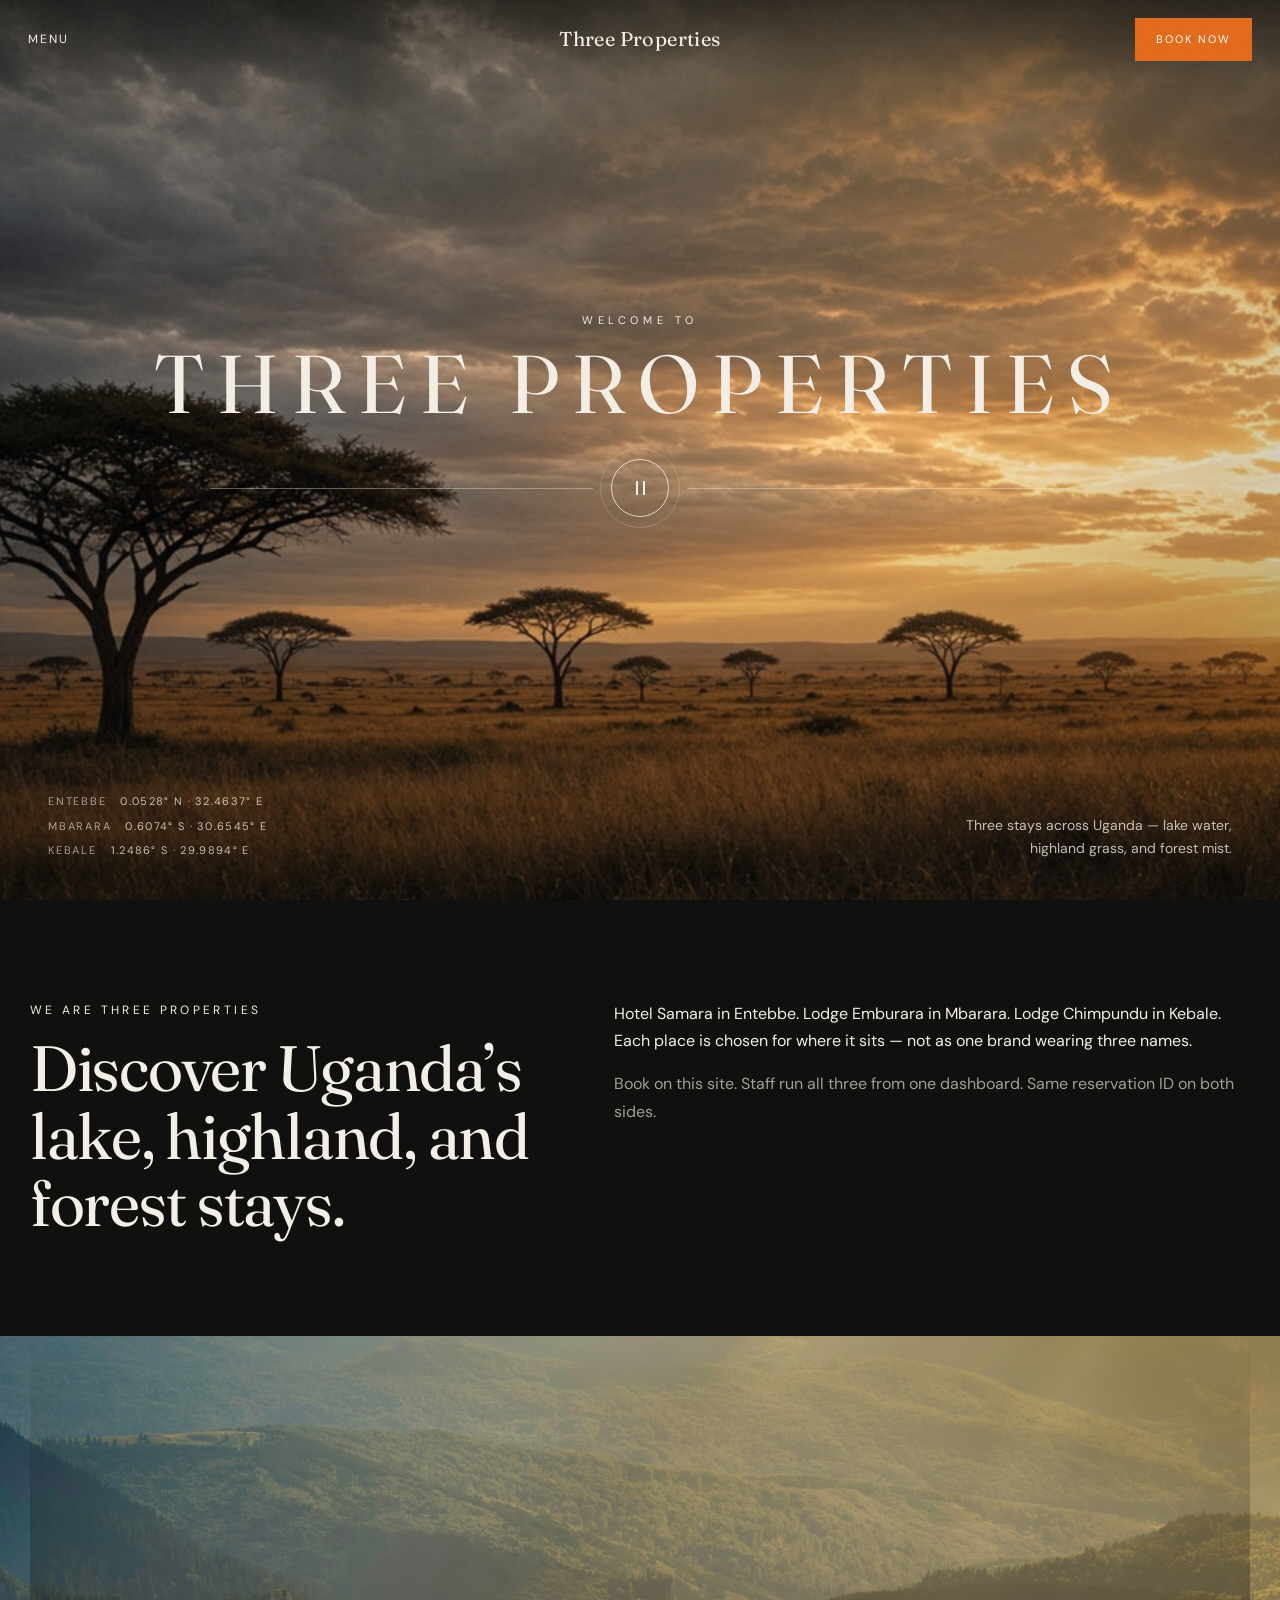
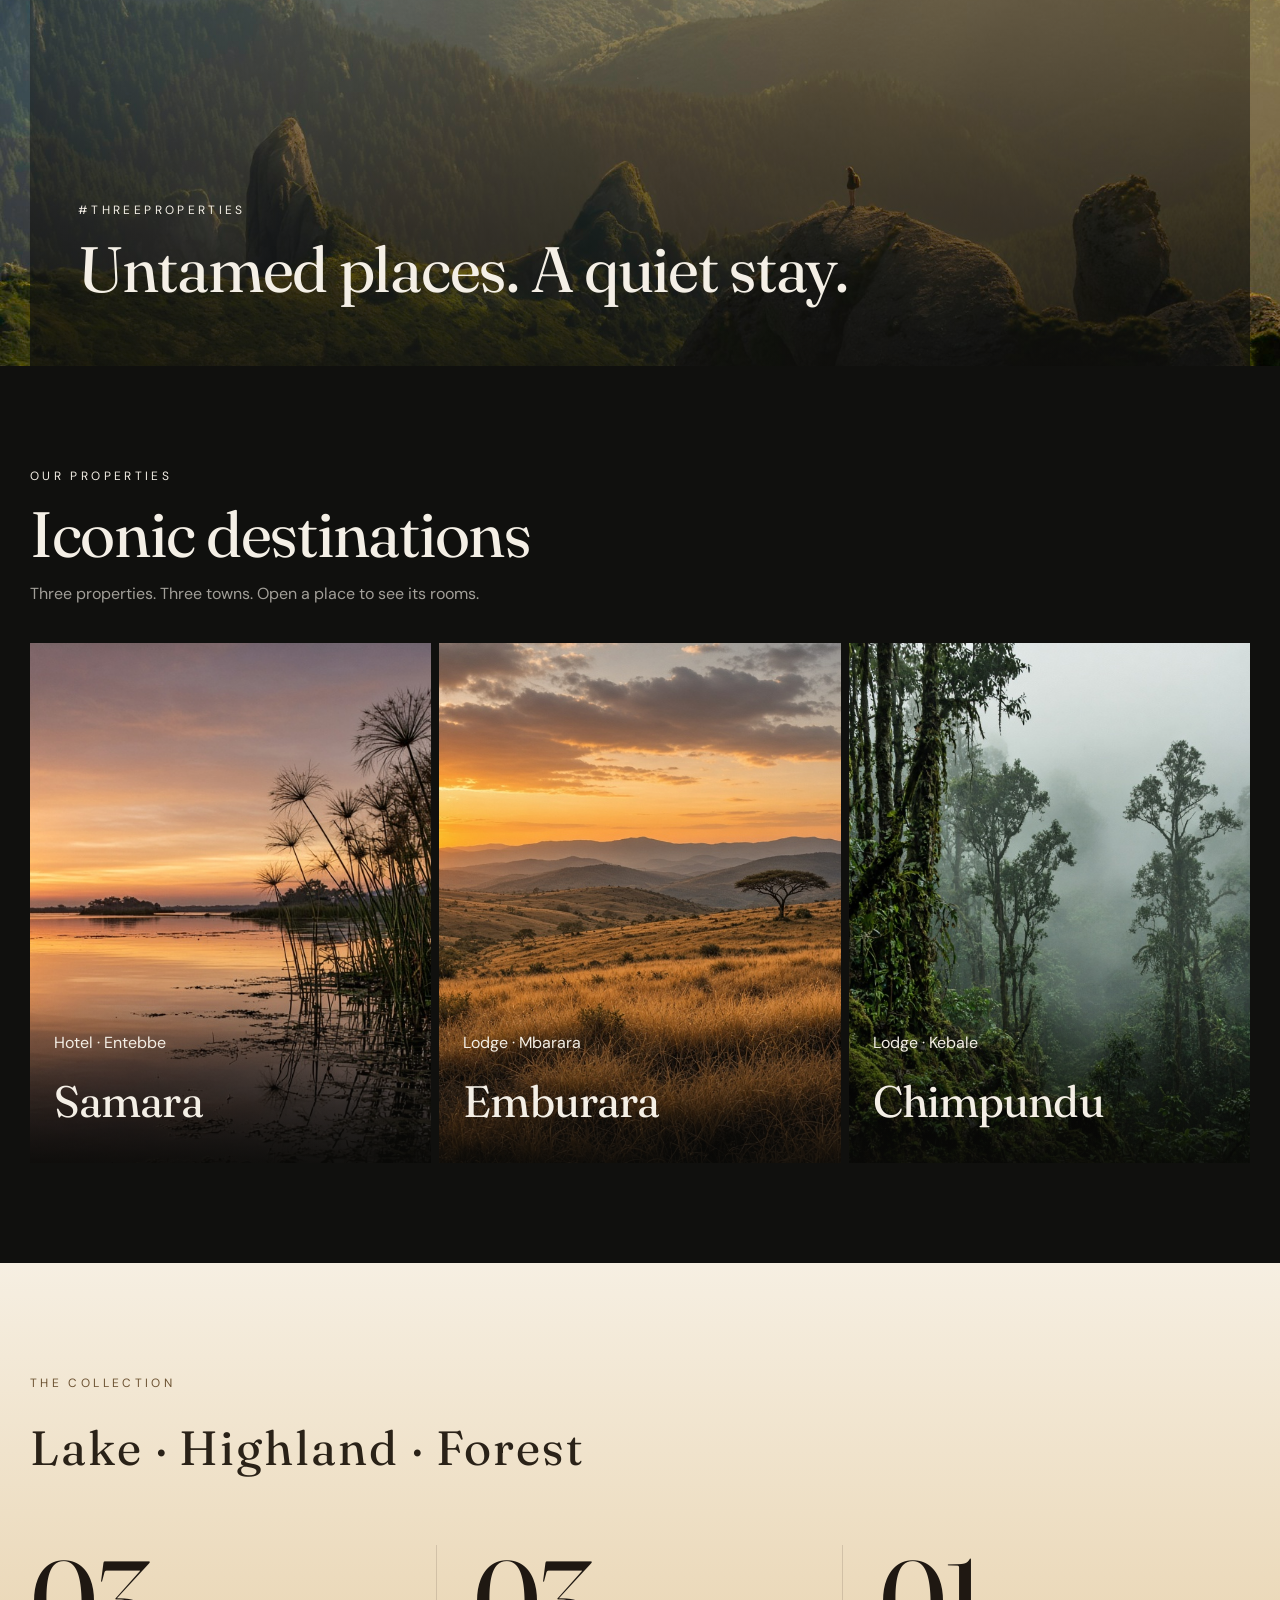
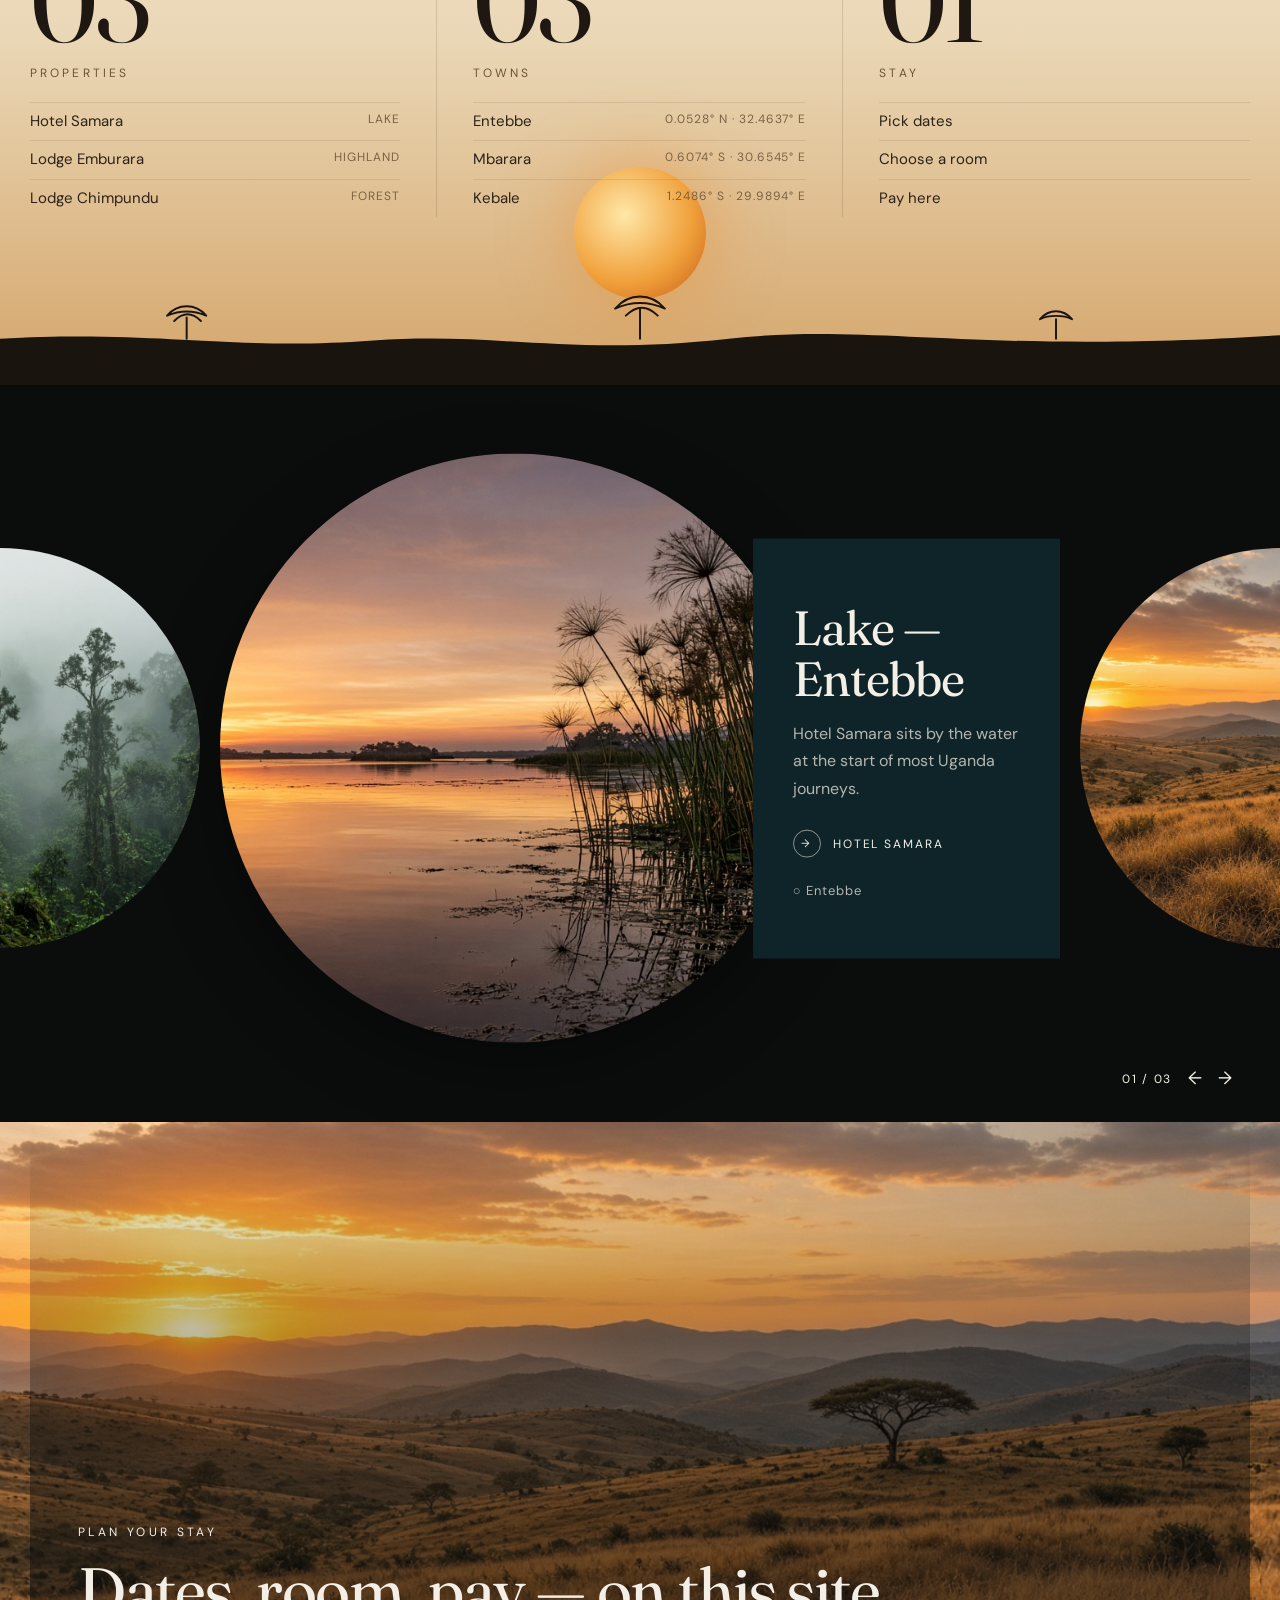
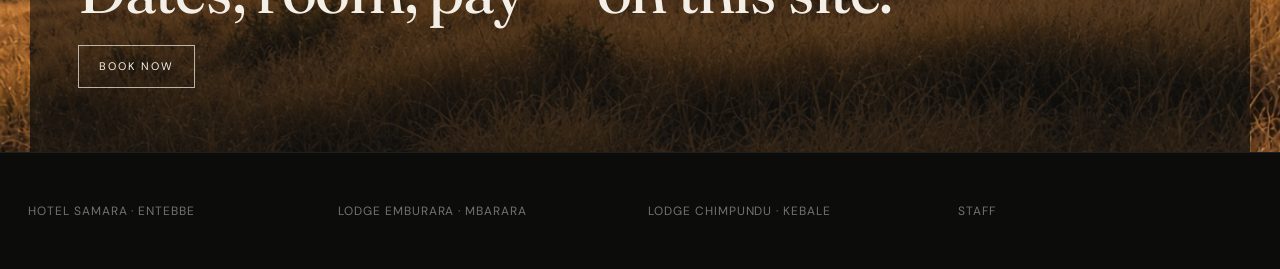
<file: index.html>
<!DOCTYPE html>
<html lang="en">
<head>
  <meta charset="UTF-8" />
  <meta name="viewport" content="width=device-width, initial-scale=1.0" />
  <title>Three Properties — Uganda</title>
  <link rel="canonical" href="website/index.html#/home" />
  <meta http-equiv="refresh" content="0; url=website/index.html#/home" />
  <script>
    location.replace("website/index.html#/home");
  </script>
</head>
<body>
  <p><a href="website/index.html#/home">Open the website</a></p>
</body>
</html>
</file>
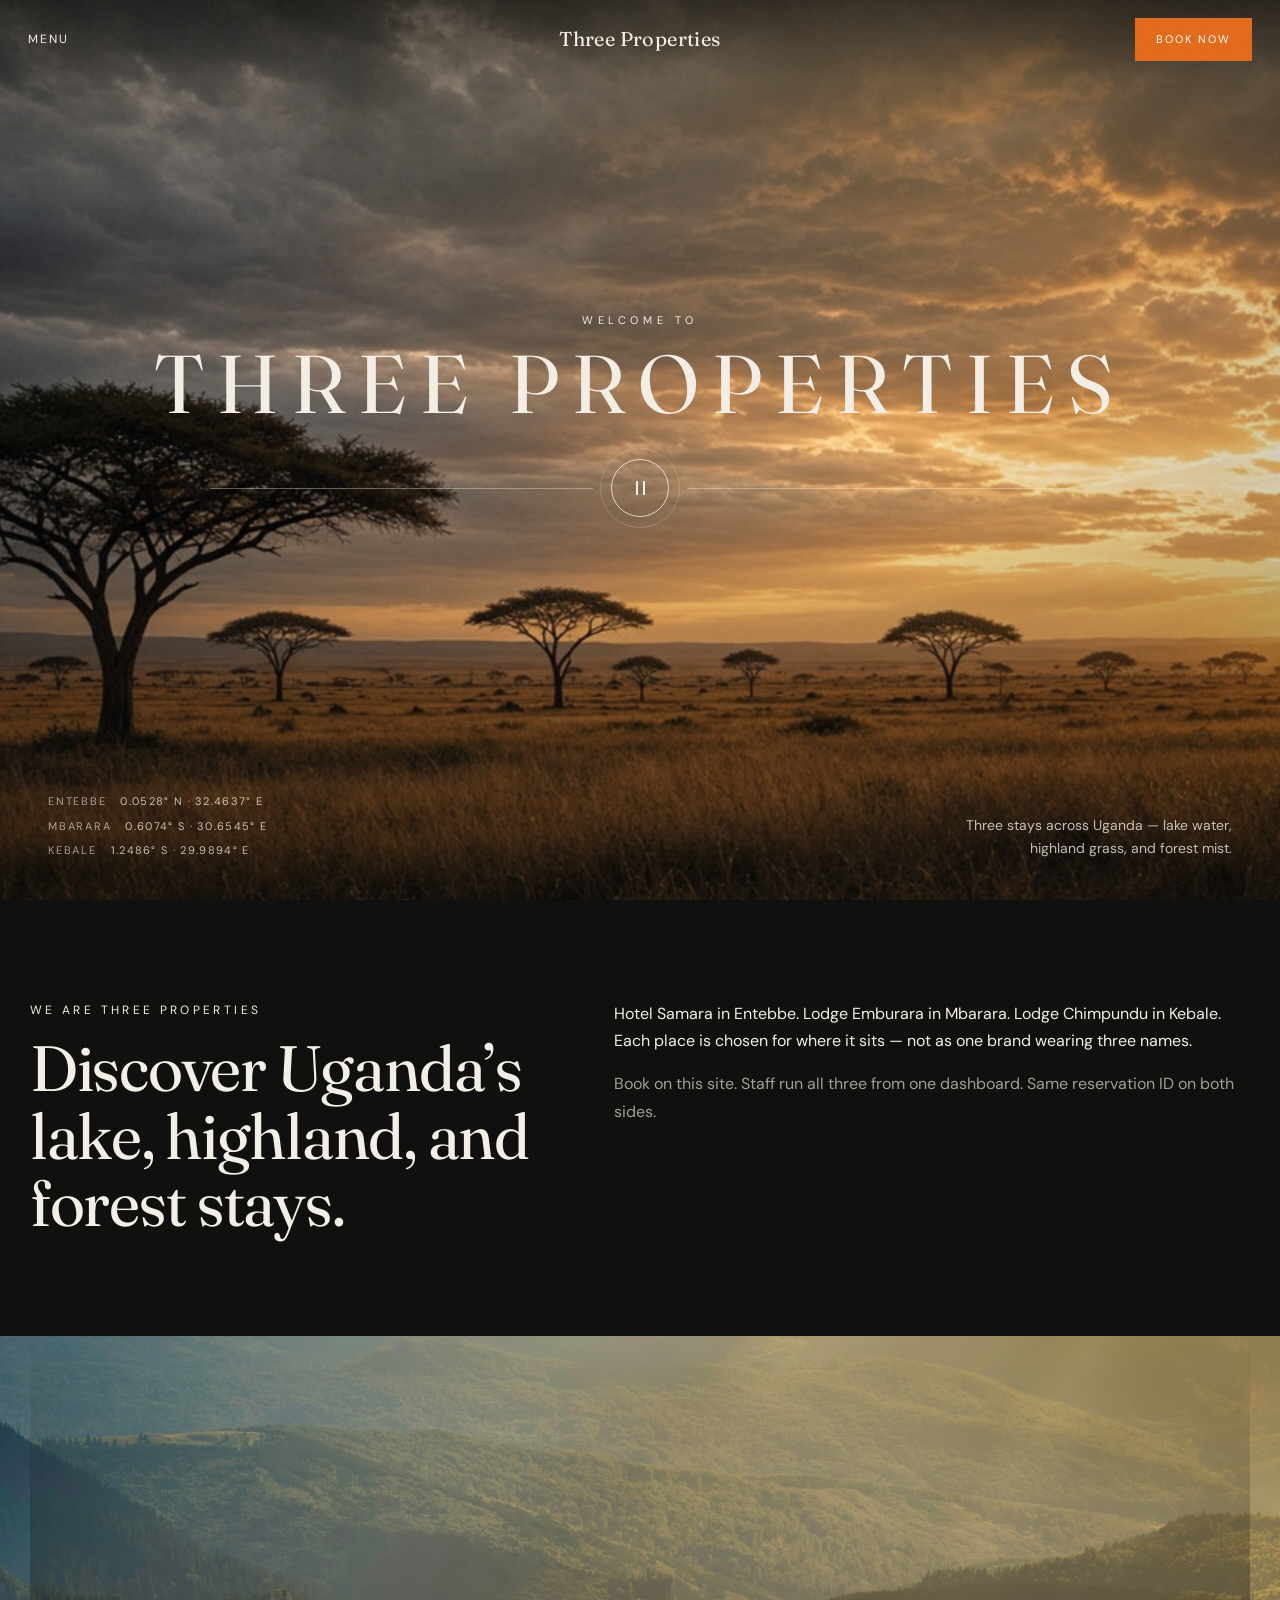
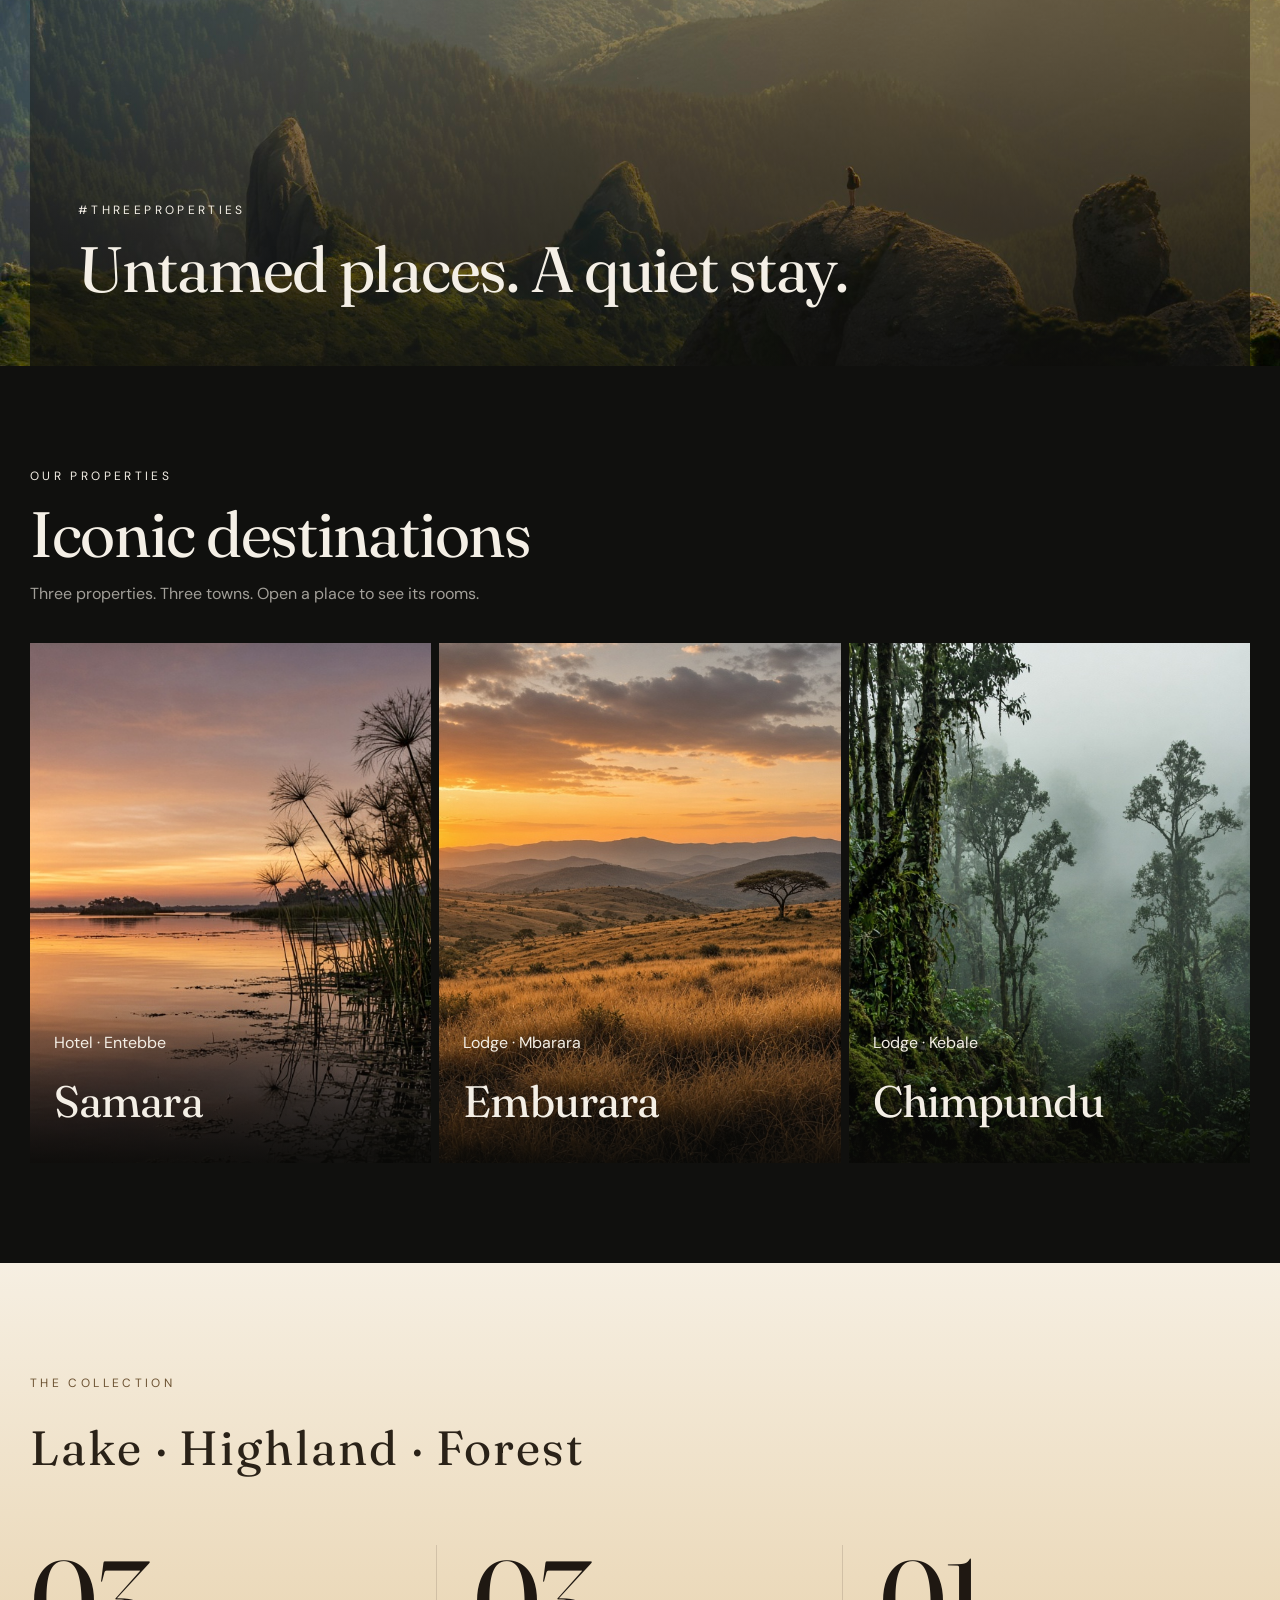
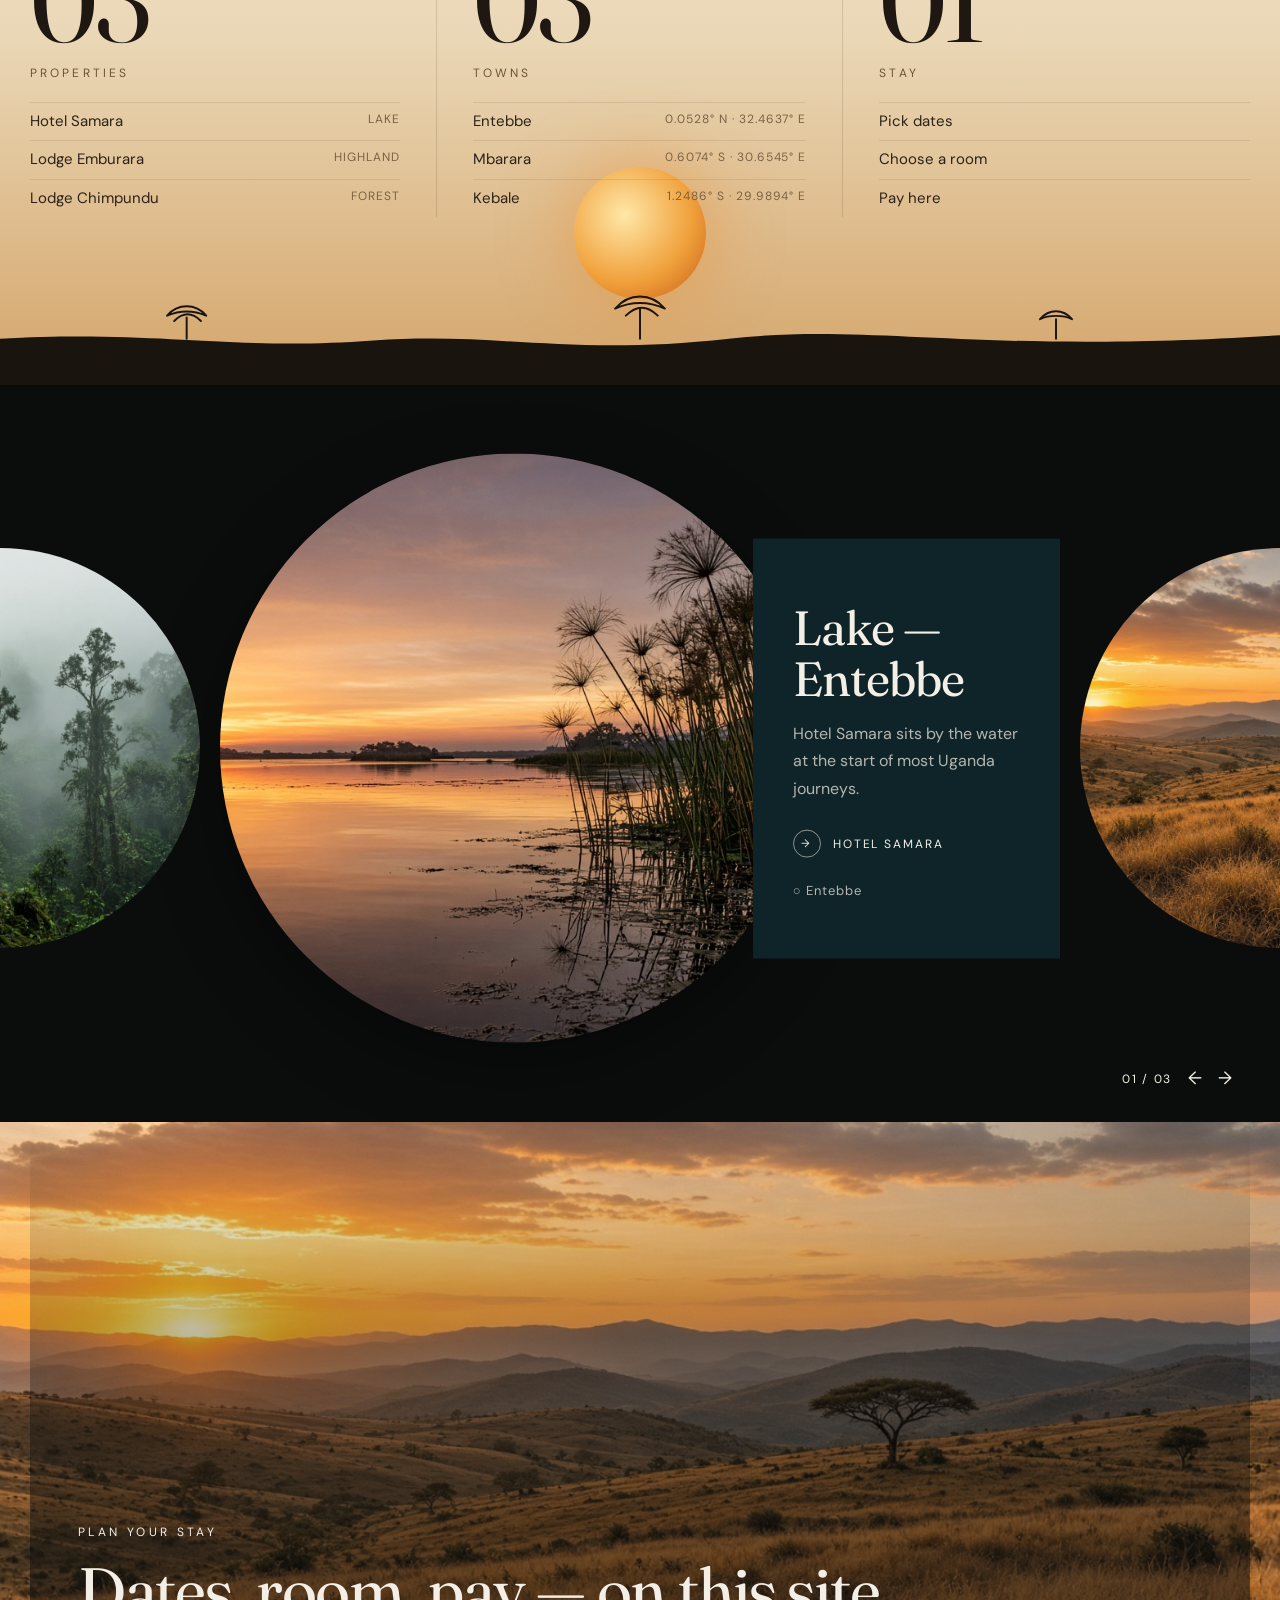
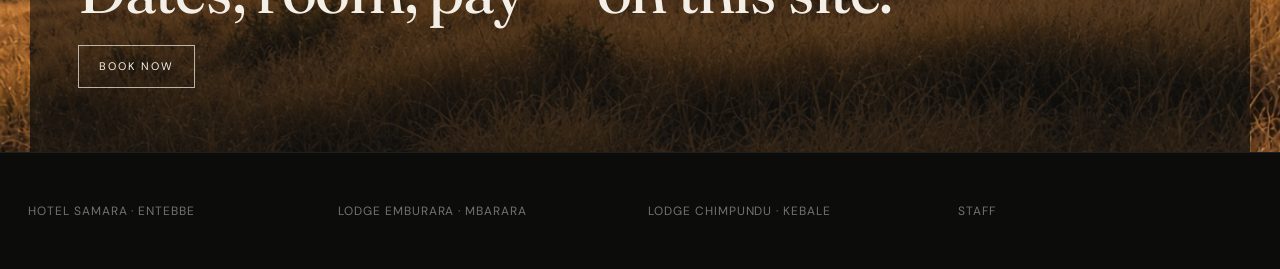
<file: website/index.html>
<!DOCTYPE html>
<html lang="en">
<head>
  <meta charset="UTF-8" />
  <meta name="viewport" content="width=device-width, initial-scale=1.0, viewport-fit=cover" />
  <title>Three Properties — Uganda</title>
  <link rel="preconnect" href="https://fonts.googleapis.com" />
  <link rel="preconnect" href="https://fonts.gstatic.com" crossorigin />
  <link href="https://fonts.googleapis.com/css2?family=DM+Sans:opsz,wght@9..40,400;9..40,500&family=Fraunces:ital,opsz,wght@0,9..144,400;0,9..144,500;1,9..144,400&display=swap" rel="stylesheet" />
  <link rel="stylesheet" href="css/app.css" />
</head>
<body>
  <div class="progress" id="progress"></div>
  <div class="grain"></div>
  <div id="app"></div>
  <script src="js/store.js"></script>
  <script src="js/site.js"></script>
</body>
</html>
</file>
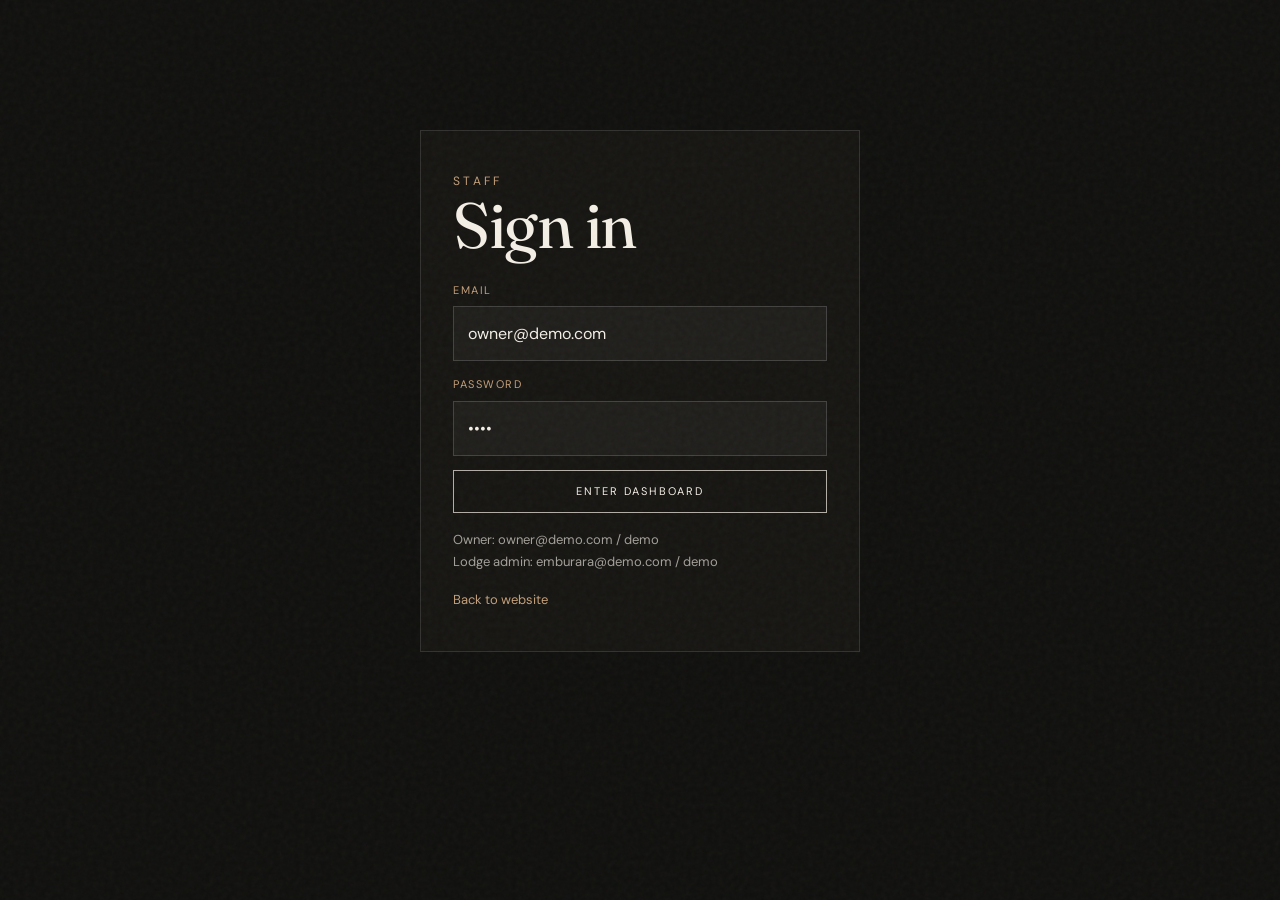
<file: website/admin.html>
<!DOCTYPE html>
<html lang="en">
<head>
  <meta charset="UTF-8" />
  <meta name="viewport" content="width=device-width, initial-scale=1.0, viewport-fit=cover" />
  <title>Staff · Three Properties</title>
  <link rel="preconnect" href="https://fonts.googleapis.com" />
  <link rel="preconnect" href="https://fonts.gstatic.com" crossorigin />
  <link href="https://fonts.googleapis.com/css2?family=DM+Sans:opsz,wght@9..40,400;9..40,500&family=Fraunces:ital,opsz,wght@0,9..144,400;0,9..144,500;1,9..144,400&display=swap" rel="stylesheet" />
  <link rel="stylesheet" href="css/app.css" />
</head>
<body>
  <div class="progress" id="progress"></div>
  <div class="grain"></div>
  <div id="app"></div>
  <script src="js/store.js"></script>
  <script src="js/admin.js"></script>
</body>
</html>
</file>
<file: website/css/app.css>
:root {
  --ink: #10100e;
  --ink-soft: #171613;
  --sand: #efe8dc;
  --fog: #f6f2ea;
  --clay: #c4a07a;
  --earth: #6f5e48;
  --moss: #3c4636;
  --ivory: #f4efe6;
  --gold: #c4a07a;
  --gold-bright: #e0c49a;
  --gold-dim: #8a7354;
  --line: rgba(196, 160, 122, 0.28);
  --muted: rgba(244, 239, 230, 0.64);
}

* { box-sizing: border-box; margin: 0; padding: 0; }
html { scroll-behavior: smooth; overflow-x: hidden; }
body {
  background: var(--ink);
  color: var(--ivory);
  font-family: "DM Sans", sans-serif;
  font-weight: 400;
  line-height: 1.7;
  min-height: 100vh;
  overflow-x: hidden;
}
img { max-width: 100%; display: block; }
a { color: inherit; text-decoration: none; }
button, input, select, textarea { font: inherit; color: inherit; }
button { cursor: pointer; border: 0; background: none; }
input, select, textarea {
  width: 100%;
  background: rgba(255,255,255,0.04);
  border: 1px solid rgba(255,255,255,0.16);
  padding: 13px 14px;
  outline: none;
  transition: border-color 0.3s ease;
}
textarea { min-height: 120px; resize: vertical; }
input:focus, select:focus, textarea:focus { border-color: var(--clay); }
label {
  display: block;
  font-size: 11px;
  letter-spacing: 0.14em;
  text-transform: uppercase;
  color: var(--clay);
  margin-bottom: 7px;
}
.field { margin-bottom: 14px; }
.wrap { width: min(1220px, calc(100% - 48px)); margin: 0 auto; max-width: 100%; }
.gold { color: var(--clay); }
.muted { color: var(--muted); }
.kicker {
  font-size: 12px;
  letter-spacing: 0.28em;
  text-transform: uppercase;
  color: var(--clay);
}
h1, h2, h3 { font-family: "Fraunces", serif; font-weight: 400; letter-spacing: -0.02em; }
h1 { font-size: clamp(52px, 10vw, 120px); line-height: 0.92; }
h2 { font-size: clamp(34px, 5vw, 64px); line-height: 1.05; }
h3 { font-size: 30px; }

.progress {
  position: fixed;
  inset: 0 auto auto;
  height: 2px;
  width: 0;
  background: var(--clay);
  z-index: 80;
}
.grain {
  pointer-events: none;
  position: fixed;
  inset: 0;
  z-index: 70;
  opacity: 0.04;
  background-image: url("data:image/svg+xml,%3Csvg viewBox='0 0 200 200' xmlns='http://www.w3.org/2000/svg'%3E%3Cfilter id='n'%3E%3CfeTurbulence type='fractalNoise' baseFrequency='.85' numOctaves='4' stitchTiles='stitch'/%3E%3C/filter%3E%3Crect width='100%25' height='100%25' filter='url(%23n)'/%3E%3C/svg%3E");
}

nav.top {
  position: fixed;
  inset: 0 0 auto;
  z-index: 70;
  display: grid;
  grid-template-columns: 1fr auto 1fr;
  align-items: center;
  padding: 18px 28px;
  background: linear-gradient(180deg, rgba(16,16,14,.55), transparent);
  border-bottom: 0;
}
nav.top .brand {
  justify-self: center;
  font-family: "Fraunces", serif;
  font-size: 20px;
  letter-spacing: 0.02em;
}
nav.top ul { display: none; }
.menu-btn {
  display: inline-flex;
  justify-self: start;
  letter-spacing: 0.16em;
  text-transform: uppercase;
  font-size: 12px;
  color: var(--ivory);
}
.nav-cta, .btn {
  display: inline-flex;
  align-items: center;
  justify-content: center;
  border: 1px solid rgba(244,239,230,.7);
  padding: 11px 20px;
  font-size: 11px;
  letter-spacing: 0.18em;
  text-transform: uppercase;
  color: var(--ivory);
  transition: 0.3s ease;
}
.nav-cta { justify-self: end; }
nav.staff-top {
  display: flex;
  justify-content: space-between;
  background: #10100e;
  border-bottom: 1px solid rgba(255,255,255,.08);
}
nav.staff-top .brand { justify-self: start; }
.btn-solid {
  background: transparent;
  color: var(--ivory);
}
.nav-cta.book {
  background: #e36a1a;
  border-color: #e36a1a;
  color: #fff;
}
.btn:hover, .nav-cta:hover {
  background: var(--ivory);
  color: var(--ink);
}
.nav-cta.book:hover {
  background: #f4efe6;
  border-color: #f4efe6;
  color: #10100e;
}
body.menu-open { overflow: hidden; }
.overlay {
  position: fixed;
  inset: 0;
  z-index: 60;
  background: #10100e;
  display: flex;
  flex-direction: column;
  justify-content: center;
  padding: 96px 48px 40px;
  opacity: 0;
  visibility: hidden;
  pointer-events: none;
  transition: opacity 0.4s ease, visibility 0.4s ease;
}
.overlay.open {
  opacity: 1;
  visibility: visible;
  pointer-events: auto;
}
.overlay-links {
  display: grid;
  grid-template-columns: 1fr 1fr;
  column-gap: 48px;
  row-gap: 4px;
  max-width: 920px;
  width: 100%;
}
.overlay-links a {
  display: flex;
  align-items: baseline;
  gap: 16px;
  font-family: "Fraunces", serif;
  font-size: clamp(28px, 4vw, 44px);
  line-height: 1.2;
  letter-spacing: 0;
  padding: 10px 0;
  opacity: 0;
  transform: translateY(16px);
}
.overlay.open .overlay-links a {
  animation: menuIn 0.55s cubic-bezier(.22,.68,.2,1) forwards;
}
.overlay.open .overlay-links a:nth-child(1) { animation-delay: 0.05s; }
.overlay.open .overlay-links a:nth-child(2) { animation-delay: 0.1s; }
.overlay.open .overlay-links a:nth-child(3) { animation-delay: 0.15s; }
.overlay.open .overlay-links a:nth-child(4) { animation-delay: 0.2s; }
.overlay.open .overlay-links a:nth-child(5) { animation-delay: 0.25s; }
.overlay.open .overlay-links a:nth-child(6) { animation-delay: 0.3s; }
.overlay.open .overlay-links a:nth-child(7) { animation-delay: 0.35s; }
.overlay.open .overlay-links a:nth-child(8) { animation-delay: 0.4s; }
.overlay-links a em {
  font-family: "DM Sans", sans-serif;
  font-size: 11px;
  font-style: normal;
  letter-spacing: 0.16em;
  color: rgba(244,239,230,.4);
}
.overlay-links a:hover { color: var(--clay); }
.overlay-note {
  margin-top: 36px;
  font-size: 12px;
  letter-spacing: 0.14em;
  text-transform: uppercase;
  color: rgba(244,239,230,.4);
}
@keyframes menuIn {
  to { opacity: 1; transform: none; }
}

#app { min-height: 100vh; }
#app.leaving { animation: fadeOut 0.22s ease both; }
#app.enter { animation: fadeIn 0.5s ease both; }
.page { padding: 130px 0 90px; animation: rise 0.7s ease both; }

.land-hero {
  position: relative;
  min-height: 58vh;
  display: flex;
  align-items: flex-end;
  background: #10100e center/cover no-repeat;
  overflow: hidden;
}
.land-hero::after {
  content: "";
  position: absolute;
  inset: 0;
  background: inherit;
  animation: ken 18s linear infinite alternate;
}
.land-veil {
  position: absolute;
  inset: 0;
  z-index: 1;
  background: linear-gradient(180deg, rgba(10,10,8,.28) 0%, rgba(10,10,8,.15) 40%, rgba(10,10,8,.78) 100%);
}
.land-hero-in {
  position: relative;
  z-index: 2;
  padding: 140px 0 48px;
  animation: rise 0.9s ease both;
}
.land-hero h1 {
  font-size: clamp(40px, 6vw, 80px);
  letter-spacing: 0.04em;
}
.land-sub {
  margin-top: 14px;
  max-width: 520px;
  color: rgba(244,239,230,.78);
  font-size: 17px;
}
.land-split {
  min-height: 100vh;
  min-height: 100dvh;
  display: grid;
  grid-template-columns: 1.1fr 0.9fr;
}
.land-split-photo {
  position: relative;
  min-height: 100vh;
  background: #10100e center/cover no-repeat;
  display: flex;
  align-items: flex-end;
  padding: 120px 48px 48px;
}
.land-split-photo::before {
  content: "";
  position: absolute;
  inset: 0;
  background: linear-gradient(180deg, rgba(10,10,8,.2), rgba(10,10,8,.72));
}
.land-split-photo > * { position: relative; z-index: 1; animation: rise 0.9s ease both; }
.land-split-photo h1 { font-size: clamp(40px, 5vw, 72px); margin: 8px 0 14px; }
.land-split-photo .coords { margin-top: 28px; }
.land-split-form {
  display: flex;
  flex-direction: column;
  justify-content: center;
  padding: 120px 48px 64px;
  background:
    linear-gradient(180deg, #16120e 0%, #1c1610 100%);
}
.land-split-form form { max-width: 440px; width: 100%; }
.land-split-form .btn-solid {
  background: #e36a1a;
  border-color: #e36a1a;
  color: #fff;
}
.land-split-form .btn-solid:hover { background: #f4efe6; color: #10100e; border-color: #f4efe6; }
.room-card {
  padding: 0;
  overflow: hidden;
  background: #161310;
  border-color: rgba(244,239,230,.08);
}
.room-photo {
  height: 200px;
  background: #111 center/cover no-repeat;
}
.room-body { padding: 24px; }

.hero {
  min-height: 100vh;
  min-height: 100dvh;
  position: relative;
  overflow: hidden;
  background: #10100e;
}
.hero-slides {
  position: absolute;
  inset: -4%;
  transition: transform 1.8s ease-out;
  will-change: transform;
}
.hero-slides .slide {
  position: absolute;
  inset: 0;
  background-size: cover;
  background-position: center;
  opacity: 0;
  transform: scale(1.06);
  transition: opacity 1.8s ease;
}
.hero-slides .slide.on {
  opacity: 1;
  animation: ken 16s linear forwards;
}
.hero::before {
  content: "";
  position: absolute;
  inset: 0;
  z-index: 1;
  pointer-events: none;
  background:
    radial-gradient(ellipse at 50% 42%, transparent 28%, rgba(10,10,8,.28) 100%),
    linear-gradient(180deg, rgba(10,10,8,.28) 0%, transparent 22%, transparent 58%, rgba(10,10,8,.42) 100%);
}
.hero-haze {
  position: absolute;
  inset: 0;
  z-index: 1;
  pointer-events: none;
  background: linear-gradient(180deg, transparent 45%, rgba(226,168,88,.12) 72%, rgba(16,16,14,.2) 100%);
  animation: hazeShift 14s ease-in-out infinite alternate;
  mix-blend-mode: soft-light;
}
.hero-rays {
  position: absolute;
  inset: -10%;
  z-index: 1;
  pointer-events: none;
  background: radial-gradient(ellipse at 72% 18%, rgba(255,196,110,.26), transparent 46%);
  animation: rayPulse 10s ease-in-out infinite;
}
.hero-dust {
  position: absolute;
  inset: 0;
  z-index: 2;
  pointer-events: none;
  overflow: hidden;
}
.mote {
  position: absolute;
  bottom: -8%;
  border-radius: 50%;
  background: rgba(255, 220, 160, 0.55);
  box-shadow: 0 0 8px rgba(255, 200, 120, 0.35);
  animation-name: moteRise;
  animation-timing-function: linear;
  animation-iteration-count: infinite;
}
.hero-birds {
  position: absolute;
  top: 18%;
  left: -20%;
  width: min(280px, 34vw);
  z-index: 2;
  pointer-events: none;
  opacity: 0.55;
  animation: birdsFly 22s linear infinite;
}
.hero-birds .bird {
  fill: none;
  stroke: rgba(244,239,230,.8);
  stroke-width: 1.1;
  stroke-linecap: round;
}
.hero-birds .b2 { animation: wing 1.4s ease-in-out infinite; }
.hero-birds .b3 { animation: wing 1.1s ease-in-out infinite reverse; }
.hero-center {
  position: absolute;
  left: 50%;
  top: 46%;
  transform: translate(-50%, -50%);
  z-index: 3;
  text-align: center;
  width: min(1100px, calc(100% - 40px));
}
.welcome {
  font-size: 11px;
  letter-spacing: 0.42em;
  text-transform: uppercase;
  margin-bottom: 16px;
  animation: rise 1.2s ease both;
}
.hero h1 {
  font-size: clamp(34px, 6.4vw, 92px);
  letter-spacing: 0.16em;
  text-transform: uppercase;
  font-weight: 400;
  animation: titleOpen 2.4s cubic-bezier(.16,.7,.2,1) both;
}
.hero.is-paused .slide.on { animation-play-state: paused; }
.hero-rule {
  display: grid;
  grid-template-columns: 1fr auto 1fr;
  align-items: center;
  width: min(860px, 88%);
  margin: 38px auto 0;
  gap: 18px;
}
.hero-line {
  height: 1px;
  background: rgba(244,239,230,.38);
  transform: scaleX(0);
  animation: drawLine 1.5s 0.9s cubic-bezier(.16,.7,.2,1) forwards;
}
.hero-line:first-child { transform-origin: right; }
.hero-line:last-child { transform-origin: left; }
.hero-play {
  position: relative;
  width: 58px;
  height: 58px;
  border: 1px solid rgba(244,239,230,.82);
  border-radius: 50%;
  display: grid;
  place-items: center;
  animation: rise 1.2s 0.55s ease both;
}
.hero-play::before {
  content: "";
  position: absolute;
  inset: -12px;
  border: 1px solid rgba(244,239,230,.22);
  border-radius: 50%;
  animation: ringPulse 3.4s ease-out infinite;
}
.hero-play .bars {
  display: flex;
  gap: 5px;
}
.hero-play .bars i {
  width: 2px;
  height: 14px;
  background: #f4efe6;
}
.hero-play .tri {
  display: none;
  width: 0;
  height: 0;
  border-style: solid;
  border-width: 7px 0 7px 12px;
  border-color: transparent transparent transparent #f4efe6;
  margin-left: 2px;
}
.hero-play.paused .bars { display: none; }
.hero-play.paused .tri { display: block; }
.hero-base {
  position: absolute;
  left: 0;
  right: 0;
  bottom: 0;
  z-index: 3;
  display: flex;
  justify-content: space-between;
  align-items: flex-end;
  gap: 32px;
  padding: 0 48px 40px;
}
.coords {
  display: grid;
  gap: 6px;
  font-size: 11px;
  letter-spacing: 0.16em;
  text-transform: uppercase;
  color: rgba(244,239,230,.62);
  animation: rise 1.2s 1s ease both;
}
.coords span {
  display: flex;
  gap: 14px;
  align-items: baseline;
}
.coords em {
  font-style: normal;
  letter-spacing: 0.12em;
  color: rgba(244,239,230,.78);
}
.hero-note {
  max-width: 300px;
  text-align: right;
  font-size: 14px;
  line-height: 1.65;
  color: rgba(244,239,230,.78);
  animation: rise 1.2s 1.1s ease both;
}
.lead {
  max-width: 560px;
  margin: 18px 0 0;
  font-size: 18px;
  color: rgba(244, 239, 230, 0.78);
}
.hero-actions { display: flex; gap: 14px; margin-top: 28px; flex-wrap: wrap; }

.hills { display: none; }
.card .mark, .card img.logo { display: none; }

.sand { background: var(--sand); color: #1c1a16; }
.sand .muted { color: #5c564c; }
.sand .kicker { color: #7a6548; }
.sand .btn { color: #1c1a16; border-color: #1c1a16; }
.sand .btn:hover, .sand .btn-solid { background: #1c1a16; color: var(--sand); }

.section { padding: 100px 0; }
.split-copy {
  display: grid;
  grid-template-columns: 0.9fr 1.1fr;
  gap: 64px;
  align-items: start;
}
.reveal-up { opacity: 0; transform: translateY(36px); transition: 0.9s ease; }
.reveal-up.in { opacity: 1; transform: none; }
.full-photo {
  min-height: 70vh;
  background-size: cover;
  background-position: center;
  position: relative;
}
.full-photo .shade {
  min-height: 70vh;
  display: flex;
  align-items: flex-end;
  padding: 64px 48px;
  background: linear-gradient(180deg, transparent, rgba(16,16,14,.78));
}
.xp-band {
  position: relative;
  overflow: hidden;
  background: #0b0d0c;
  padding: 56px 0 28px;
}
.xp-stage {
  position: relative;
  height: min(48vw, 680px);
}
.xp-circle {
  border: 0;
  padding: 0;
  border-radius: 50%;
  overflow: hidden;
  background: #111;
  flex-shrink: 0;
}
.xp-circle img {
  width: 100%;
  height: 100%;
  object-fit: cover;
  display: block;
}
.xp-prev,
.xp-next {
  position: absolute;
  top: 50%;
  width: min(32vw, 400px);
  height: min(32vw, 400px);
  z-index: 1;
  cursor: pointer;
  transition: transform 0.7s cubic-bezier(.22,.68,.2,1), opacity 0.45s ease, filter 0.35s ease;
}
.xp-prev { left: 0; transform: translate(-50%, -50%); }
.xp-next { left: 100%; transform: translate(-50%, -50%); }
.xp-prev:hover,
.xp-next:hover { filter: brightness(1.08); }
.xp-prev:hover { transform: translate(-48%, -50%) scale(1.03); }
.xp-next:hover { transform: translate(-52%, -50%) scale(1.03); }
.xp-center {
  position: absolute;
  left: 50%;
  top: 50%;
  z-index: 2;
  display: flex;
  align-items: center;
  transform: translate(-50%, -50%);
  transition: transform 0.7s cubic-bezier(.22,.68,.2,1), opacity 0.4s ease;
}
.xp-main {
  width: min(46vw, 640px);
  height: min(46vw, 640px);
  margin-right: -56px;
  z-index: 2;
  box-shadow: 0 24px 70px rgba(0,0,0,.4);
  transition: transform 0.7s cubic-bezier(.22,.68,.2,1);
}
.xp-main img { animation: xpKen 14s ease-in-out infinite alternate; }
.xp-panel {
  position: relative;
  z-index: 3;
  background: #0f2428;
  min-height: min(420px, 38vw);
  width: min(320px, 24vw);
  flex-shrink: 0;
  padding: 52px 40px 44px;
  display: flex;
  flex-direction: column;
  justify-content: center;
  transition: opacity 0.4s ease, transform 0.5s ease;
}
.xp-stage.moving .xp-prev,
.xp-stage.moving .xp-next { filter: none; pointer-events: none; }
.xp-stage.go-next .xp-prev {
  transform: translate(-110%, -50%);
  opacity: 0;
}
.xp-stage.go-next .xp-center {
  transform: translate(calc(-50% - 42vw), -50%) scale(0.72);
  opacity: 0.28;
}
.xp-stage.go-next .xp-next {
  transform: translate(calc(-50% - 42vw), -50%) scale(0.92);
}
.xp-stage.go-prev .xp-next {
  transform: translate(10%, -50%);
  opacity: 0;
}
.xp-stage.go-prev .xp-center {
  transform: translate(calc(-50% + 42vw), -50%) scale(0.72);
  opacity: 0.28;
}
.xp-stage.go-prev .xp-prev {
  transform: translate(calc(-50% + 42vw), -50%) scale(0.92);
}
.xp-stage.go-next .xp-panel,
.xp-stage.go-prev .xp-panel {
  opacity: 0;
  transform: translateY(20px);
}
.xp-stage.xp-in .xp-panel {
  animation: xpIn 0.55s ease both;
}
.xp-panel h2 { font-size: clamp(32px, 4vw, 48px); margin-bottom: 16px; }
.xp-panel p { color: rgba(244,239,230,.72); max-width: 320px; }
.xp-cta {
  display: inline-flex;
  align-items: center;
  gap: 12px;
  margin-top: 28px;
  letter-spacing: 0.16em;
  text-transform: uppercase;
  font-size: 12px;
}
.xp-cta span {
  width: 28px;
  height: 28px;
  border: 1px solid rgba(244,239,230,.55);
  border-radius: 50%;
  position: relative;
}
.xp-cta span::after {
  content: "→";
  position: absolute;
  inset: 0;
  display: grid;
  place-items: center;
  font-size: 11px;
}
.xp-loc {
  margin-top: 22px;
  font-size: 13px;
  letter-spacing: 0.08em;
}
.xp-loc::before { content: "○ "; }
.xp-foot {
  display: flex;
  justify-content: flex-end;
  align-items: center;
  gap: 16px;
  padding: 8px 48px 0;
  font-size: 12px;
  letter-spacing: 0.14em;
}
.xp-foot button { color: var(--ivory); font-size: 18px; }
@keyframes xpKen { from { transform: scale(1.04); } to { transform: scale(1.12); } }
@keyframes xpIn { from { opacity: 0; transform: translateY(16px); } to { opacity: 1; transform: none; } }
.dests { display: grid; grid-template-columns: repeat(3, 1fr); gap: 8px; margin-top: 36px; }
.dest-photo {
  min-height: 520px;
  position: relative;
  overflow: hidden;
  color: var(--ivory);
  display: block;
}
.dest-photo img {
  position: absolute;
  inset: 0;
  width: 100%;
  height: 100%;
  object-fit: cover;
  transform: scale(1.04);
  transition: transform 1.2s ease;
}
.dest-photo:hover img { transform: scale(1.12); }
.dest-photo .dest-copy {
  position: absolute;
  inset: auto 0 0;
  padding: 28px 24px 24px;
  background: linear-gradient(180deg, transparent, rgba(10,10,8,.88));
}
.dest-photo h3 { font-size: 44px; margin-top: 8px; }
.dest-photo .dest-more {
  max-height: 0;
  overflow: hidden;
  opacity: 0;
  margin-top: 0;
  transition: 0.45s ease;
  color: rgba(244,239,230,.8);
  font-size: 15px;
}
.dest-photo:hover .dest-more { max-height: 90px; opacity: 1; margin-top: 10px; }
.tag { letter-spacing: 0.28em; text-transform: uppercase; font-size: 12px; margin-bottom: 14px; }
.dest {
  min-height: 460px;
  padding: 28px;
  display: flex;
  flex-direction: column;
  justify-content: flex-end;
  position: relative;
  overflow: hidden;
  color: var(--ivory);
}
.dest::before {
  content: "";
  position: absolute;
  inset: 0;
  transition: transform 1.1s ease;
}
.dest:hover::before { transform: scale(1.08); }
.dest > * { position: relative; z-index: 1; }
.dest .num { font-size: 12px; letter-spacing: 0.16em; text-transform: uppercase; opacity: 0.8; }
.dest h3 { font-size: 42px; margin-top: 8px; }
.dest-samara::before {
  background:
    linear-gradient(180deg, transparent 35%, rgba(8,8,6,.82)),
    radial-gradient(ellipse at 40% 20%, #7d9aaa, transparent 50%),
    linear-gradient(180deg, #24343c, #121816);
}
.dest-emburara::before {
  background:
    linear-gradient(180deg, transparent 35%, rgba(8,8,6,.82)),
    radial-gradient(ellipse at 60% 10%, #c4a06a, transparent 46%),
    linear-gradient(180deg, #3a2c18, #14110c);
}
.dest-chimpundu::before {
  background:
    linear-gradient(180deg, transparent 35%, rgba(8,8,6,.82)),
    radial-gradient(ellipse at 30% 30%, #5a7a4a, transparent 48%),
    linear-gradient(180deg, #1c2618, #0e120c);
}

.collect {
  position: relative;
  overflow: hidden;
  background:
    linear-gradient(180deg, #f6efe2 0%, #ead7b6 52%, #d4a56a 100%);
  color: #2a2218;
  padding: 110px 0 168px;
}
.collect-sun {
  position: absolute;
  left: 50%;
  bottom: 86px;
  width: 132px;
  height: 132px;
  margin-left: -66px;
  border-radius: 50%;
  background: radial-gradient(circle at 38% 36%, #ffe7a8, #f0a03a 58%, #c45a18 100%);
  box-shadow: 0 0 60px 18px rgba(232, 140, 48, 0.35);
  animation: sunGlow 7s ease-in-out infinite alternate;
}
.collect-land {
  position: absolute;
  left: 0;
  right: 0;
  bottom: 0;
  width: 100%;
  height: 160px;
  fill: #1a140e;
}
.collect-land .acacias {
  fill: none;
  stroke: #1a140e;
  stroke-width: 2.2;
  stroke-linecap: round;
  stroke-linejoin: round;
}
.collect .tag { color: #6d5333; }
.collect-route {
  font-family: "Fraunces", serif;
  font-size: clamp(28px, 4vw, 48px);
  letter-spacing: 0.04em;
  margin: 8px 0 56px;
}
.stats {
  display: grid;
  grid-template-columns: repeat(3, 1fr);
  gap: 0;
  margin-top: 12px;
  position: relative;
  z-index: 1;
}
.stats article {
  padding: 8px 36px 0 0;
  border-right: 1px solid rgba(42, 34, 24, 0.14);
}
.stats article:last-child { border-right: 0; padding-right: 0; }
.stats article:not(:first-child) { padding-left: 36px; }
.stat-num {
  display: block;
  font-family: "Fraunces", serif;
  font-size: clamp(72px, 9vw, 120px);
  line-height: 0.82;
  letter-spacing: -0.03em;
  color: #1f1812;
}
.stats article h3 {
  font-family: "DM Sans", sans-serif;
  font-size: 12px;
  letter-spacing: 0.26em;
  text-transform: uppercase;
  margin: 16px 0 18px;
  color: #6d5333;
}
.stats article ul { list-style: none; }
.stats article li {
  font-size: 15px;
  padding: 6px 0;
  border-top: 1px solid rgba(42, 34, 24, 0.1);
  display: flex;
  justify-content: space-between;
  gap: 12px;
}
.stats article li em {
  font-style: normal;
  color: #7a6244;
  font-size: 12px;
  letter-spacing: 0.08em;
  text-transform: uppercase;
}
@keyframes sunGlow {
  from { transform: scale(1); filter: saturate(1); }
  to { transform: scale(1.06); filter: saturate(1.15); }
}

.cards { display: grid; grid-template-columns: repeat(3, 1fr); gap: 10px; margin-top: 36px; }
.card {
  min-height: 420px;
  padding: 28px;
  display: flex;
  flex-direction: column;
  justify-content: flex-end;
  position: relative;
  overflow: hidden;
  color: var(--ivory);
}
.card::before {
  content: "";
  position: absolute;
  inset: 0;
  background:
    linear-gradient(180deg, transparent 35%, rgba(8,8,6,.82)),
    linear-gradient(180deg, #2a2620, #12110e);
  transition: transform 1.1s ease;
}
.card:nth-child(1)::before {
  background:
    linear-gradient(180deg, transparent 35%, rgba(8,8,6,.82)),
    radial-gradient(ellipse at 40% 20%, #7d9aaa, transparent 50%),
    linear-gradient(180deg, #24343c, #121816);
}
.card:nth-child(2)::before {
  background:
    linear-gradient(180deg, transparent 35%, rgba(8,8,6,.82)),
    radial-gradient(ellipse at 60% 10%, #c4a06a, transparent 46%),
    linear-gradient(180deg, #3a2c18, #14110c);
}
.card:nth-child(3)::before {
  background:
    linear-gradient(180deg, transparent 35%, rgba(8,8,6,.82)),
    radial-gradient(ellipse at 30% 30%, #5a7a4a, transparent 48%),
    linear-gradient(180deg, #1c2618, #0e120c);
}
.card:hover::before { transform: scale(1.08); }
.card > * { position: relative; z-index: 1; }
.card .num { font-size: 12px; letter-spacing: 0.16em; text-transform: uppercase; opacity: 0.8; }
.card h3 { margin: 8px 0 6px; font-size: 40px; }
.card p { color: rgba(244,239,230,.72); font-size: 15px; }

.grid-2 { display: grid; grid-template-columns: 1fr 1fr; gap: 16px; }
.room {
  border: 1px solid rgba(255,255,255,.1);
  padding: 26px;
  background: rgba(255,255,255,.03);
}
.room .price { color: var(--clay); font-family: "Fraunces", serif; font-size: 28px; margin: 10px 0; }
.chips { display: flex; gap: 8px; flex-wrap: wrap; margin: 18px 0; }
.chip {
  border: 1px solid rgba(255,255,255,.18);
  padding: 8px 12px;
  font-size: 11px;
  letter-spacing: 0.12em;
  text-transform: uppercase;
  color: var(--muted);
  cursor: pointer;
}
.chip.on { border-color: var(--ivory); color: var(--ivory); }

.steps { display: flex; gap: 10px; flex-wrap: wrap; margin-bottom: 28px; }
.step {
  font-size: 11px;
  letter-spacing: 0.14em;
  text-transform: uppercase;
  color: var(--muted);
  padding-bottom: 6px;
  border-bottom: 1px solid transparent;
}
.step.on { color: var(--ivory); border-color: var(--ivory); }

.book-journey {
  position: relative;
  min-height: 100vh;
  overflow: hidden;
  padding: 120px 0 80px;
  background: #10100e;
}
.book-sky {
  position: absolute;
  inset: -4%;
  background: #10100e center/cover no-repeat;
  transform: scale(1.06);
  animation: ken 22s linear infinite alternate;
  transition: background-image 0.8s ease;
}
.book-veil {
  position: absolute;
  inset: 0;
  background:
    linear-gradient(180deg, rgba(10,10,8,.55) 0%, rgba(10,10,8,.28) 35%, rgba(10,10,8,.72) 100%),
    radial-gradient(ellipse at 50% 20%, rgba(232,160,70,.12), transparent 46%);
}
.book-sun {
  position: absolute;
  top: 118px;
  width: 18px;
  height: 18px;
  border-radius: 50%;
  background: radial-gradient(circle at 35% 35%, #ffe7a8, #e36a1a);
  box-shadow: 0 0 22px 6px rgba(227,106,26,.45);
  transition: left 0.7s cubic-bezier(.22,.68,.2,1);
  z-index: 2;
  pointer-events: none;
}
.book-journey[data-step="1"] .book-sun { left: 12%; }
.book-journey[data-step="2"] .book-sun { left: 37%; }
.book-journey[data-step="3"] .book-sun { left: 62%; }
.book-journey[data-step="4"] .book-sun { left: 86%; }
.book-wrap { position: relative; z-index: 3; }
.book-trail {
  list-style: none;
  display: grid;
  grid-template-columns: repeat(4, 1fr);
  gap: 0;
  margin: 18px 0 40px;
  position: relative;
}
.book-trail::before,
.book-trail::after {
  content: "";
  position: absolute;
  left: 8%;
  right: 8%;
  top: 11px;
  height: 1px;
  background: rgba(244,239,230,.2);
}
.book-trail::after {
  right: auto;
  background: #e36a1a;
  width: 0;
  transition: width 0.7s cubic-bezier(.22,.68,.2,1);
}
.book-journey[data-step="1"] .book-trail::after { width: 0; }
.book-journey[data-step="2"] .book-trail::after { width: 28%; }
.book-journey[data-step="3"] .book-trail::after { width: 56%; }
.book-journey[data-step="4"] .book-trail::after { width: 84%; }
.book-trail li {
  position: relative;
  z-index: 1;
  font-size: 11px;
  letter-spacing: 0.16em;
  text-transform: uppercase;
  color: rgba(244,239,230,.45);
  text-align: center;
  transition: color 0.4s ease;
}
.book-trail li b {
  display: block;
  font-family: "Fraunces", serif;
  font-size: 13px;
  letter-spacing: 0.08em;
  margin-bottom: 6px;
}
.book-trail li.on,
.book-trail li.done { color: var(--ivory); }
.book-pane {
  display: none;
}
.book-pane.on {
  display: block;
  animation: bookIn 0.7s cubic-bezier(.22,.68,.2,1) both;
}
.book-journey.back .book-pane.on { animation-name: bookInBack; }
.book-pane h2 { margin-bottom: 8px; }
.book-sub {
  color: rgba(244,239,230,.7);
  margin-bottom: 28px;
  max-width: 520px;
}
.book-places {
  display: grid;
  grid-template-columns: repeat(3, 1fr);
  gap: 10px;
}
.book-place {
  position: relative;
  min-height: 340px;
  overflow: hidden;
  text-align: left;
  color: var(--ivory);
  border: 1px solid transparent;
  transition: transform 0.45s ease, border-color 0.35s ease;
}
.book-place img {
  position: absolute;
  inset: 0;
  width: 100%;
  height: 100%;
  object-fit: cover;
  transform: scale(1.04);
  transition: transform 1s ease;
}
.book-place span {
  position: absolute;
  inset: auto 0 0;
  padding: 22px 18px;
  background: linear-gradient(180deg, transparent, rgba(10,10,8,.88));
  display: flex;
  flex-direction: column;
  gap: 6px;
}
.book-place small,
.book-place em {
  font-size: 11px;
  letter-spacing: 0.14em;
  text-transform: uppercase;
  color: rgba(244,239,230,.7);
  font-style: normal;
}
.book-place strong {
  font-family: "Fraunces", serif;
  font-size: 28px;
  font-weight: 400;
}
.book-place:hover { transform: translateY(-6px); }
.book-place:hover img { transform: scale(1.1); }
.book-place.on { border-color: #e8c48a; }
.book-place.on::after {
  content: "";
  position: absolute;
  inset: 10px;
  border: 1px solid rgba(232,196,138,.55);
  pointer-events: none;
}
.book-dates,
.book-pay {
  display: grid;
  grid-template-columns: repeat(3, 1fr);
  gap: 16px;
  max-width: 820px;
}
.book-pay { grid-template-columns: 1fr 1fr; max-width: 640px; }
.book-rooms {
  display: grid;
  grid-template-columns: repeat(3, 1fr);
  gap: 10px;
}
.book-room {
  text-align: left;
  min-height: 220px;
  padding: 24px 22px;
  background: rgba(16,16,14,.55);
  border: 1px solid rgba(244,239,230,.16);
  display: flex;
  flex-direction: column;
  gap: 8px;
  transition: transform 0.4s ease, border-color 0.35s ease, background 0.35s ease;
}
.book-room small {
  letter-spacing: 0.16em;
  text-transform: uppercase;
  font-size: 11px;
  color: #e0c49a;
}
.book-room strong {
  font-family: "Fraunces", serif;
  font-size: 28px;
  font-weight: 400;
}
.book-room span { font-size: 15px; }
.book-room em { font-style: normal; color: rgba(244,239,230,.55); font-size: 13px; }
.book-room p { color: rgba(244,239,230,.68); margin-top: auto; }
.book-room:hover { transform: translateY(-4px); }
.book-room.on {
  border-color: #e8c48a;
  background: rgba(227,106,26,.12);
}
.book-quote {
  grid-column: 1 / -1;
  font-family: "Fraunces", serif;
  font-size: 26px;
  color: #e8c48a;
  margin-top: 4px;
}
.book-nav {
  display: flex;
  gap: 12px;
  margin-top: 32px;
}
.book-nav .btn-solid {
  background: #e36a1a;
  border-color: #e36a1a;
  color: #fff;
}
.book-nav .btn-solid:hover { background: #f4efe6; color: #10100e; border-color: #f4efe6; }
@keyframes bookIn {
  from { opacity: 0; transform: translateX(36px); filter: blur(8px); }
  to { opacity: 1; transform: none; filter: none; }
}
@keyframes bookInBack {
  from { opacity: 0; transform: translateX(-36px); filter: blur(8px); }
  to { opacity: 1; transform: none; filter: none; }
}
.success-id {
  font-family: "Fraunces", serif;
  letter-spacing: 0.08em;
  color: var(--clay);
  font-size: 28px;
  margin: 16px 0;
}

.auth {
  max-width: 440px;
  margin: 0 auto;
  border: 1px solid rgba(255,255,255,.12);
  padding: 40px 32px;
  background: #161512;
}
.hint { font-size: 13px; color: var(--muted); margin-top: 16px; }

table { width: 100%; border-collapse: collapse; font-size: 14px; }
th {
  text-align: left;
  font-size: 11px;
  letter-spacing: 0.12em;
  text-transform: uppercase;
  color: var(--clay);
  padding: 10px 8px;
  border-bottom: 1px solid rgba(255,255,255,.1);
  font-weight: 400;
}
td { padding: 12px 8px; border-bottom: 1px solid rgba(255,255,255,.06); }
tr.clickable { cursor: pointer; }
tr.clickable:hover td { color: var(--clay); }
.status { font-size: 11px; letter-spacing: 0.1em; text-transform: uppercase; color: var(--clay); }

.account { display: grid; grid-template-columns: 200px 1fr; gap: 28px; }
.side a { display: block; padding: 10px 0; color: var(--muted); }
.side a.on { color: var(--ivory); }

footer.site {
  padding: 48px 28px;
  display: grid;
  grid-template-columns: repeat(4, 1fr);
  gap: 16px;
  border-top: 1px solid rgba(255,255,255,.08);
  font-size: 12px;
  letter-spacing: 0.08em;
  text-transform: uppercase;
  color: rgba(244,239,230,.45);
  background: #0c0c0a;
}

.admin { display: grid; grid-template-columns: 220px 1fr; min-height: 100vh; background: #12100c; }
.aside {
  border-right: 1px solid rgba(255,255,255,.08);
  padding: 96px 18px 28px;
  background: #1a140e;
}
nav.staff-top {
  background: linear-gradient(180deg, #1a140e, rgba(16,16,14,.4));
}
.aside b {
  display: block;
  font-size: 11px;
  letter-spacing: 0.16em;
  text-transform: uppercase;
  color: var(--clay);
  margin-bottom: 18px;
  font-weight: 400;
}
.aside a {
  display: block;
  padding: 8px 10px;
  color: var(--muted);
  font-size: 14px;
  border-left: 2px solid transparent;
}
.aside a.on { color: var(--ivory); border-color: var(--ivory); }
.admin-main { padding: 110px 32px 48px; }
.kpis { display: grid; grid-template-columns: repeat(4, 1fr); gap: 12px; margin: 24px 0; }
.kpi {
  border: 1px solid rgba(196,160,122,.2);
  padding: 20px 16px;
  background: #1a1510;
}
.kpi b { display: block; font-family: "Fraunces", serif; font-size: 36px; color: #e0c49a; font-weight: 400; }
.admin-places {
  display: grid;
  grid-template-columns: repeat(3, 1fr);
  gap: 10px;
  margin: 8px 0 8px;
}
.admin-place {
  background: #1a1510;
  border: 1px solid rgba(244,239,230,.08);
  overflow: hidden;
}
.admin-place-photo {
  height: 160px;
  background: #111 center/cover no-repeat;
}
.admin-place-copy { padding: 16px 16px 18px; }
.admin-place-copy small {
  letter-spacing: 0.14em;
  text-transform: uppercase;
  font-size: 11px;
  color: #c4a07a;
}
.admin-place-copy h3 { font-size: 24px; margin: 6px 0 14px; }
.admin-place-copy span { display: block; margin-top: 8px; font-size: 12px; color: var(--muted); }
.kpi span { font-size: 10px; letter-spacing: 0.12em; text-transform: uppercase; color: var(--muted); }
.bar-line { display: grid; grid-template-columns: 110px 1fr 48px; gap: 10px; align-items: center; font-size: 13px; margin: 10px 0; }
.track { height: 4px; background: #2a2620; overflow: hidden; }
.fill { height: 100%; background: var(--clay); }
.cal { display: grid; grid-template-columns: repeat(7, 1fr); gap: 6px; }
.cal b, .cal span { text-align: center; padding: 10px 4px; font-size: 12px; }
.cal b { color: var(--clay); font-weight: 400; font-size: 10px; letter-spacing: 0.1em; }
.cal span { background: #161512; }
.cal span.busy { outline: 1px solid var(--clay); color: var(--clay); }

.toast {
  position: fixed;
  right: 20px;
  bottom: 20px;
  z-index: 90;
  background: var(--ivory);
  color: var(--ink);
  padding: 12px 16px;
  letter-spacing: 0.06em;
  animation: rise 0.35s ease;
}
.empty {
  border: 1px dashed rgba(255,255,255,.16);
  padding: 40px 20px;
  text-align: center;
  color: var(--muted);
}
.prop-hero {
  min-height: 70vh;
  display: flex;
  flex-direction: column;
  justify-content: flex-end;
  padding: 140px 0 48px;
}
.prop-hero img.logo { width: min(240px, 60vw); margin-bottom: 20px; filter: drop-shadow(0 0 18px rgba(0,0,0,.4)); }

@keyframes rise { from { opacity: 0; transform: translateY(22px); } to { opacity: 1; transform: none; } }
@keyframes fadeIn { from { opacity: 0; } to { opacity: 1; } }
@keyframes fadeOut { to { opacity: 0; } }
@keyframes ken { from { transform: scale(1.04); } to { transform: scale(1.16); } }
@keyframes titleOpen {
  from { opacity: 0; transform: scaleX(1.06); filter: blur(10px); }
  to { opacity: 1; transform: none; filter: none; }
}
@keyframes drawLine { to { transform: scaleX(1); } }
@keyframes ringPulse {
  0% { transform: scale(0.86); opacity: 0.55; }
  100% { transform: scale(1.28); opacity: 0; }
}
@keyframes hazeShift {
  from { opacity: 0.55; transform: translateY(0); }
  to { opacity: 1; transform: translateY(-18px); }
}
@keyframes rayPulse {
  0%, 100% { opacity: 0.45; transform: scale(1); }
  50% { opacity: 0.85; transform: scale(1.08); }
}
@keyframes moteRise {
  0% { transform: translate3d(0, 0, 0); opacity: 0; }
  12% { opacity: 0.7; }
  100% { transform: translate3d(18px, -110vh, 0); opacity: 0; }
}
@keyframes birdsFly {
  0% { transform: translateX(0) translateY(0); opacity: 0; }
  8% { opacity: 0.55; }
  100% { transform: translateX(130vw) translateY(-40px); opacity: 0; }
}
@keyframes wing {
  from { transform: translateY(0); }
  to { transform: translateY(-3px); }
}

@media (max-width: 1100px) {
  .dest-photo h3 { font-size: 32px; }
  .book-place strong { font-size: 22px; }
  .xp-main { width: min(40vw, 520px); height: min(40vw, 520px); }
  .xp-panel { width: min(280px, 28vw); padding: 40px 28px; }
}

@media (max-width: 900px) {
  .wrap { width: min(1220px, calc(100% - 32px)); }
  nav.top {
    padding: 14px 16px;
    padding-left: max(16px, env(safe-area-inset-left));
    padding-right: max(16px, env(safe-area-inset-right));
  }
  nav.top .brand { font-size: 16px; }
  .nav-cta, .btn { padding: 10px 14px; letter-spacing: 0.12em; }
  .hero { min-height: 100dvh; }
  .hero-center { top: 40%; width: calc(100% - 28px); }
  .welcome { letter-spacing: 0.28em; font-size: 10px; }
  .hero h1 { letter-spacing: 0.06em; font-size: clamp(26px, 8vw, 44px); line-height: 1.05; }
  .hero-rule { width: 100%; margin-top: 24px; gap: 12px; }
  .hero-play { width: 50px; height: 50px; }
  .hero-base {
    flex-direction: column;
    align-items: flex-start;
    gap: 14px;
    padding: 0 20px max(20px, env(safe-area-inset-bottom));
  }
  .hero-note { text-align: left; max-width: 100%; }
  .coords { font-size: 10px; letter-spacing: 0.08em; }
  .coords span { flex-wrap: wrap; gap: 4px 10px; }
  .section { padding: 72px 0; }
  .page { padding: 110px 0 64px; }
  .dests, .cards, .grid-2, .account, .admin, .kpis, .stats, .split-copy, footer.site, .land-split, .admin-places { grid-template-columns: 1fr; }
  .collect { padding: 64px 0 150px; }
  .collect-route { margin-bottom: 32px; }
  .collect-sun { width: 88px; height: 88px; margin-left: -44px; bottom: 64px; }
  .stats article,
  .stats article:not(:first-child) { padding: 22px 0 0; border-right: 0; border-top: 1px solid rgba(42, 34, 24, 0.12); }
  .stats article:first-child { border-top: 0; padding-top: 0; }
  .stats article li { flex-wrap: wrap; }
  .stats article li em { width: 100%; }
  .dest, .card, .dest-photo { min-height: 360px; }
  .dest-photo h3 { font-size: 36px; }
  .xp-band { padding: 20px 0 16px; }
  .xp-stage {
    display: grid;
    grid-template-rows: 58vw auto;
    height: auto;
  }
  .xp-prev, .xp-next {
    top: 29vw;
    width: 38vw;
    height: 38vw;
  }
  .xp-center {
    position: relative;
    grid-row: 1 / 3;
    left: auto;
    top: auto;
    transform: none;
    flex-direction: column;
    width: 100%;
    align-items: center;
    padding-top: 5vw;
  }
  .xp-main { width: 54vw; height: 54vw; margin: 0; }
  .xp-panel {
    width: min(92vw, 420px);
    min-height: 0;
    padding: 28px 22px 24px;
    margin-top: -18px;
  }
  .xp-panel h2 { font-size: 28px; }
  .xp-stage.go-next .xp-center { transform: translateX(-10vw) scale(0.96); opacity: 0.4; }
  .xp-stage.go-prev .xp-center { transform: translateX(10vw) scale(0.96); opacity: 0.4; }
  .xp-foot { justify-content: center; padding: 12px 16px 0; }
  .full-photo .shade { padding: 40px 20px; }
  .prop-hero { min-height: 60vh; padding: 120px 20px 36px; }
  .land-hero { min-height: 48vh; }
  .land-hero-in { padding: 110px 0 32px; }
  .land-split-photo { min-height: 48vh; padding: 110px 24px 32px; }
  .land-split-form { padding: 40px 24px 56px; }
  .aside {
    padding: 80px 16px 12px;
    border-right: 0;
    border-bottom: 1px solid rgba(255,255,255,.08);
    display: flex;
    flex-wrap: wrap;
    gap: 4px 10px;
  }
  .aside b { width: 100%; }
  .admin-main { padding: 24px 16px 40px; }
  .overlay { padding: 88px 24px 28px; }
  .overlay-links { grid-template-columns: 1fr; row-gap: 0; }
  .overlay-links a { font-size: clamp(26px, 8vw, 36px); padding: 8px 0; }
  .book-journey { padding: 108px 0 56px; }
  .book-places,
  .book-rooms,
  .book-dates,
  .book-pay { grid-template-columns: 1fr; }
  .book-place { min-height: 220px; }
  .book-place strong { font-size: 26px; }
  .book-sun { top: 102px; width: 12px; height: 12px; }
  .book-trail { margin-bottom: 28px; }
  .book-trail li { font-size: 10px; letter-spacing: 0.08em; }
  .book-quote { font-size: 22px; }
  .book-nav { flex-wrap: wrap; }
  .auth { padding: 28px 20px; }
  .account { gap: 16px; }
  table { font-size: 13px; }
  input, select, textarea { font-size: 16px; }
}

@media (max-width: 640px) {
  nav.top .brand { font-size: 14px; max-width: 42vw; white-space: nowrap; overflow: hidden; text-overflow: ellipsis; }
  .hero-center { top: 38%; }
  .hero-base { padding-bottom: max(16px, env(safe-area-inset-bottom)); }
  .coords em { display: block; }
  .book-trail li { font-size: 0; line-height: 0; }
  .book-trail li b { font-size: 13px; line-height: 1.2; margin-bottom: 0; }
  .book-pane h2 { font-size: clamp(28px, 9vw, 40px); }
  footer.site { padding: 32px 18px; }
}

@media (max-height: 700px) and (orientation: landscape) {
  .hero-center { top: 46%; }
  .hero-rule { margin-top: 14px; }
  .hero-base { padding-bottom: 12px; }
  .coords { display: none; }
}

@media (max-height: 640px) {
  .hero-note { display: none; }
}

@media (hover: none) {
  .dest-photo .dest-more { max-height: 110px; opacity: 1; margin-top: 10px; }
  .book-place:hover,
  .book-room:hover,
  .xp-prev:hover,
  .xp-next:hover { transform: none; filter: none; }
  .xp-prev { transform: translate(-50%, -50%); }
  .xp-next { transform: translate(-50%, -50%); }
}

@media (prefers-reduced-motion: reduce) {
  .hero-slides .slide.on,
  .hero-haze, .hero-rays, .mote, .hero-birds, .hero-play::before {
    animation: none;
  }
  .hero-dust, .hero-birds { display: none; }
}
</file>
